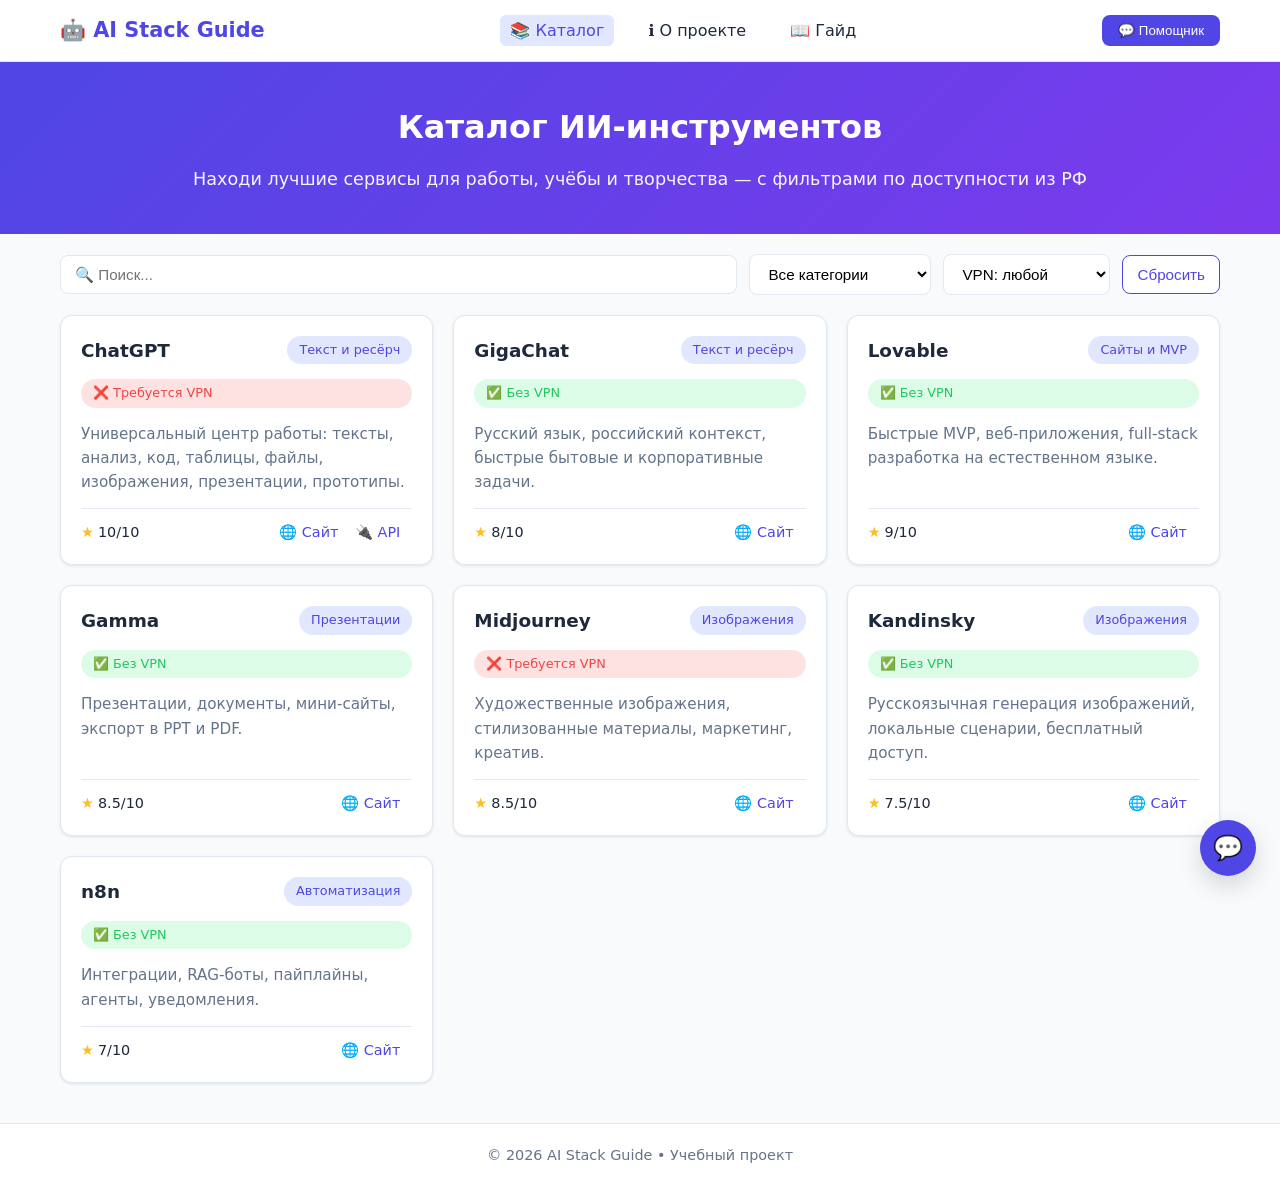
<file: index.html>
<!DOCTYPE html>
<html lang="ru">
<head>
  <meta charset="UTF-8" />
  <meta name="viewport" content="width=device-width, initial-scale=1.0"/>
  <title>🤖 AI Tools Directory</title>
  <link rel="stylesheet" href="css/styles.css">
</head>
<body>
  <!-- Навигация -->
  <nav class="navbar">
    <div class="container nav-content">
      <a href="index.html" class="logo">🤖 AI Stack Guide</a>
      <ul class="nav-links">
        <li><a href="index.html" class="active">📚 Каталог</a></li>
        <li><a href="about.html">ℹ️ О проекте</a></li>
        <li><a href="guide.html">📖 Гайд</a></li>
      </ul>
      <button class="assistant-toggle" id="assistantBtn">💬 Помощник</button>
    </div>
  </nav>

  <!-- Герой-секция -->
  <header class="hero">
    <div class="container">
      <h1>Каталог ИИ-инструментов</h1>
      <p>Находи лучшие сервисы для работы, учёбы и творчества — с фильтрами по доступности из РФ</p>
    </div>
  </header>

  <!-- Фильтры -->
  <main class="container">
    <section class="filters">
      <input type="text" id="searchInput" class="search" placeholder="🔍 Поиск...">
      <select id="categoryFilter">
        <option value="">Все категории</option>
        <option value="Текст и ресёрч">📝 Текст</option>
        <option value="Сайты и MVP">🌐 Сайты</option>
        <option value="Презентации">📊 Презентации</option>
        <option value="Изображения">🎨 Изображения</option>
        <option value="Видео">🎬 Видео</option>
        <option value="Автоматизация">⚙️ Автоматизация</option>
        <option value="Локальный контур">🔐 Локально</option>
      </select>
      <select id="vpnFilter">
        <option value="">VPN: любой</option>
        <option value="no">✅ Без VPN</option>
        <option value="yes">❌ Нужен VPN</option>
        <option value="maybe">⚠️ Нестабильно</option>
      </select>
      <button id="resetBtn" class="btn-outline">Сбросить</button>
    </section>

    <!-- Сетка инструментов -->
    <section id="toolsGrid" class="tools-grid"></section>
  </main>

  <!-- Плавающий помощник -->
  <div id="assistantWidget" class="assistant-widget hidden">
    <div class="assistant-header">
      <span>🤖 AI-помощник</span>
      <button id="assistantClose">&times;</button>
    </div>
    <div id="assistantChat" class="assistant-chat"></div>
    <div class="assistant-input">
      <input type="text" id="assistantMessage" placeholder="Спроси про инструменты...">
      <button id="assistantSend">➤</button>
    </div>
  </div>
  <button id="assistantFloat" class="assistant-float">💬</button>

  <footer class="footer">
    <div class="container">
      <p>© 2026 AI Stack Guide • Учебный проект</p>
    </div>
  </footer>

  <script src="js/app.js"></script>
  <script src="js/assistant.js"></script>
</body>
</html>
</file>
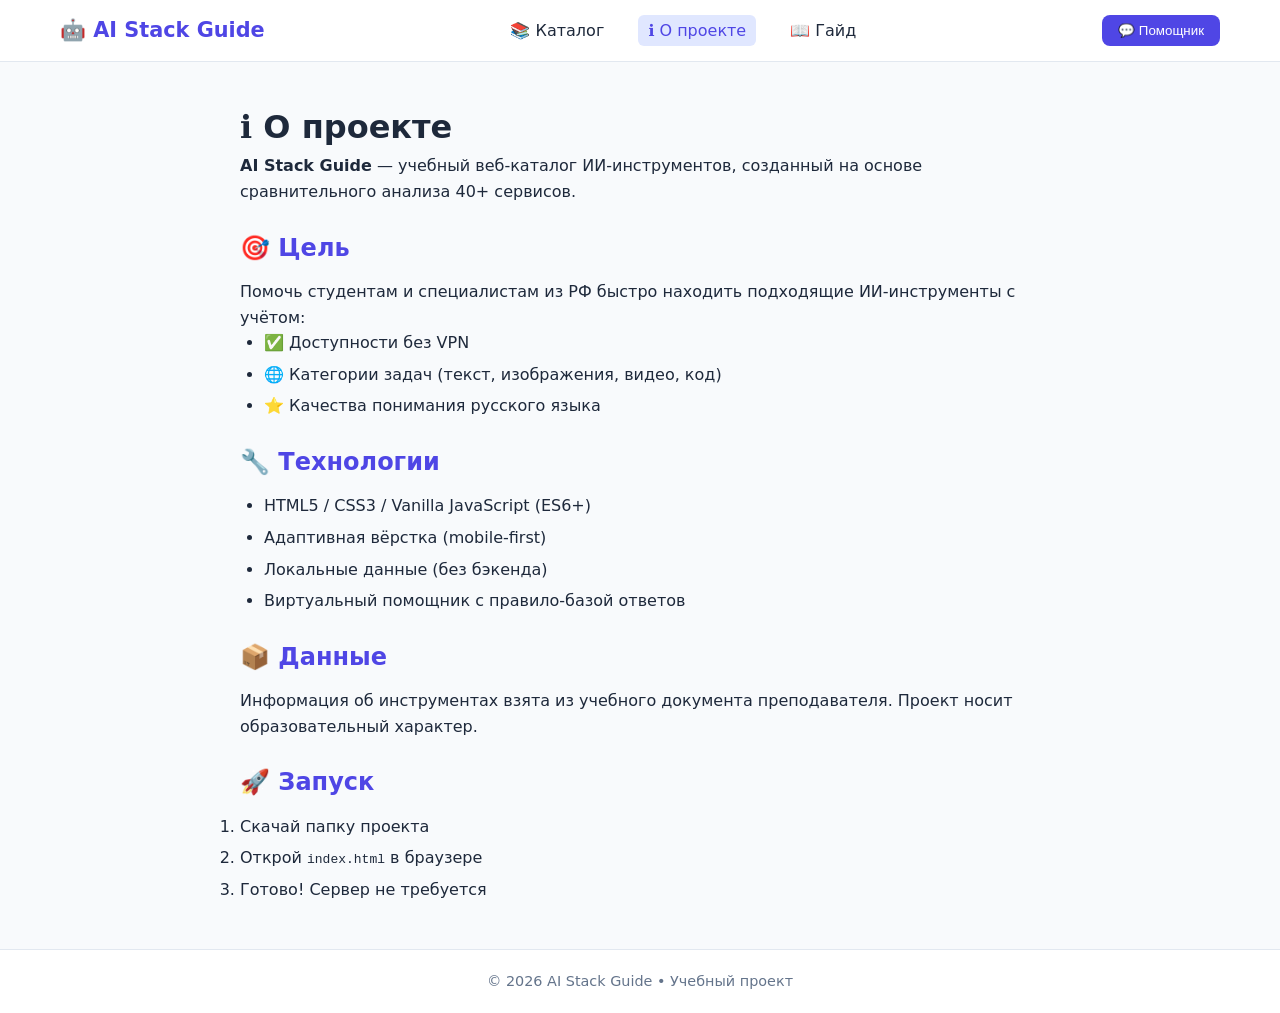
<file: about.html>
<!DOCTYPE html>
<html lang="ru">
<head>
  <meta charset="UTF-8" />
  <meta name="viewport" content="width=device-width, initial-scale=1.0"/>
  <title>О проекте • AI Tools Directory</title>
  <link rel="stylesheet" href="css/styles.css">
  <style>
    .about-content { padding: 40px 0; max-width: 800px; margin: 0 auto; }
    .about-content h2 { margin: 24px 0 12px; color: var(--primary); }
    .about-content ul { margin-left: 24px; margin-bottom: 16px; }
    .about-content li { margin-bottom: 6px; }
  </style>
</head>
<body>
  <nav class="navbar">
    <div class="container nav-content">
      <a href="index.html" class="logo">🤖 AI Stack Guide</a>
      <ul class="nav-links">
        <li><a href="index.html">📚 Каталог</a></li>
        <li><a href="about.html" class="active">ℹ️ О проекте</a></li>
        <li><a href="guide.html">📖 Гайд</a></li>
      </ul>
      <button class="assistant-toggle" id="assistantBtn">💬 Помощник</button>
    </div>
  </nav>

  <main class="container about-content">
    <h1>ℹ️ О проекте</h1>
    <p><strong>AI Stack Guide</strong> — учебный веб-каталог ИИ-инструментов, созданный на основе сравнительного анализа 40+ сервисов.</p>
    
    <h2>🎯 Цель</h2>
    <p>Помочь студентам и специалистам из РФ быстро находить подходящие ИИ-инструменты с учётом:</p>
    <ul>
      <li>✅ Доступности без VPN</li>
      <li>🌐 Категории задач (текст, изображения, видео, код)</li>
      <li>⭐ Качества понимания русского языка</li>
    </ul>

    <h2>🔧 Технологии</h2>
    <ul>
      <li>HTML5 / CSS3 / Vanilla JavaScript (ES6+)</li>
      <li>Адаптивная вёрстка (mobile-first)</li>
      <li>Локальные данные (без бэкенда)</li>
      <li>Виртуальный помощник с правило-базой ответов</li>
    </ul>

    <h2>📦 Данные</h2>
    <p>Информация об инструментах взята из учебного документа преподавателя. Проект носит образовательный характер.</p>

    <h2>🚀 Запуск</h2>
    <ol>
      <li>Скачай папку проекта</li>
      <li>Открой <code>index.html</code> в браузере</li>
      <li>Готово! Сервер не требуется</li>
    </ol>
  </main>

  <footer class="footer">
    <div class="container">
      <p>© 2026 AI Stack Guide • Учебный проект</p>
    </div>
  </footer>

  <script src="js/assistant.js"></script>
</body>
</html>
</file>
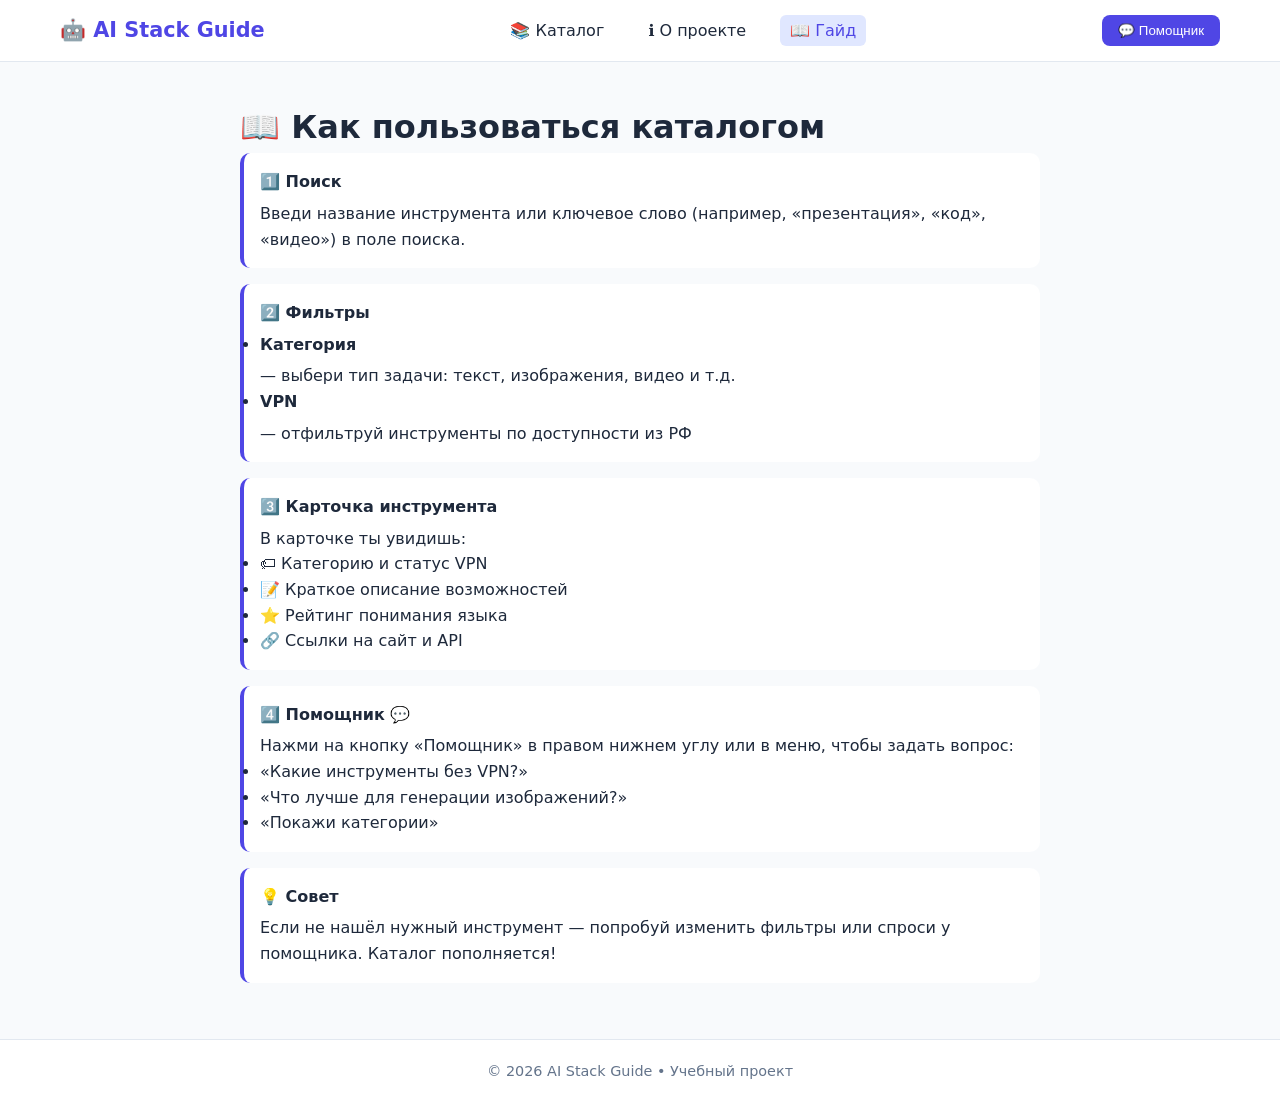
<file: guide.html>
<!DOCTYPE html>
<html lang="ru">
<head>
  <meta charset="UTF-8" />
  <meta name="viewport" content="width=device-width, initial-scale=1.0"/>
  <title>Гайд • AI Tools Directory</title>
  <link rel="stylesheet" href="css/styles.css">
  <style>
    .guide-content { padding: 40px 0; max-width: 800px; margin: 0 auto; }
    .guide-content h2 { margin: 24px 0 12px; color: var(--primary); }
    .guide-content .step {
      background: white;
      padding: 16px;
      border-radius: 10px;
      margin-bottom: 16px;
      border-left: 4px solid var(--primary);
    }
    .guide-content .step strong { display: block; margin-bottom: 6px; }
  </style>
</head>
<body>
  <nav class="navbar">
    <div class="container nav-content">
      <a href="index.html" class="logo">🤖 AI Stack Guide</a>
      <ul class="nav-links">
        <li><a href="index.html">📚 Каталог</a></li>
        <li><a href="about.html">ℹ️ О проекте</a></li>
        <li><a href="guide.html" class="active">📖 Гайд</a></li>
      </ul>
      <button class="assistant-toggle" id="assistantBtn">💬 Помощник</button>
    </div>
  </nav>

  <main class="container guide-content">
    <h1>📖 Как пользоваться каталогом</h1>
    
    <div class="step">
      <strong>1️⃣ Поиск</strong>
      Введи название инструмента или ключевое слово (например, «презентация», «код», «видео») в поле поиска.
    </div>
    
    <div class="step">
      <strong>2️⃣ Фильтры</strong>
      <ul>
        <li><strong>Категория</strong> — выбери тип задачи: текст, изображения, видео и т.д.</li>
        <li><strong>VPN</strong> — отфильтруй инструменты по доступности из РФ</li>
      </ul>
    </div>
    
    <div class="step">
      <strong>3️⃣ Карточка инструмента</strong>
      В карточке ты увидишь:
      <ul>
        <li>🏷 Категорию и статус VPN</li>
        <li>📝 Краткое описание возможностей</li>
        <li>⭐ Рейтинг понимания языка</li>
        <li>🔗 Ссылки на сайт и API</li>
      </ul>
    </div>
    
    <div class="step">
      <strong>4️⃣ Помощник 💬</strong>
      Нажми на кнопку «Помощник» в правом нижнем углу или в меню, чтобы задать вопрос:
      <ul>
        <li>«Какие инструменты без VPN?»</li>
        <li>«Что лучше для генерации изображений?»</li>
        <li>«Покажи категории»</li>
      </ul>
    </div>

    <div class="step">
      <strong>💡 Совет</strong>
      Если не нашёл нужный инструмент — попробуй изменить фильтры или спроси у помощника. Каталог пополняется!
    </div>
  </main>

  <footer class="footer">
    <div class="container">
      <p>© 2026 AI Stack Guide • Учебный проект</p>
    </div>
  </footer>

  <script src="js/assistant.js"></script>
</body>
</html>
</file>
<file: css/styles.css>
:root {
  --primary: #4f46e5;
  --primary-hover: #4338ca;
  --bg: #f8fafc;
  --card-bg: #ffffff;
  --text: #1e293b;
  --text-secondary: #64748b;
  --border: #e2e8f0;
  --success: #22c55e;
  --warning: #f59e0b;
  --danger: #ef4444;
  --vpn-yes: #fee2e2;
  --vpn-no: #dcfce7;
  --vpn-maybe: #fef3c7;
  --shadow: 0 1px 3px rgba(0,0,0,0.1);
  --shadow-lg: 0 10px 25px rgba(0,0,0,0.15);
}

* { box-sizing: border-box; margin: 0; padding: 0; }
body {
  font-family: system-ui, -apple-system, sans-serif;
  background: var(--bg);
  color: var(--text);
  line-height: 1.6;
}

.container { max-width: 1200px; margin: 0 auto; padding: 0 20px; }

/* Навигация */
.navbar {
  background: var(--card-bg);
  border-bottom: 1px solid var(--border);
  position: sticky;
  top: 0;
  z-index: 100;
}
.nav-content {
  display: flex;
  justify-content: space-between;
  align-items: center;
  padding: 14px 20px;
}
.logo {
  font-weight: 700;
  font-size: 1.3rem;
  color: var(--primary);
  text-decoration: none;
}
.nav-links {
  display: flex;
  list-style: none;
  gap: 24px;
}
.nav-links a {
  text-decoration: none;
  color: var(--text);
  font-weight: 500;
  padding: 6px 10px;
  border-radius: 6px;
  transition: background 0.2s;
}
.nav-links a:hover,
.nav-links a.active {
  background: #e0e7ff;
  color: var(--primary);
}
.assistant-toggle {
  background: var(--primary);
  color: white;
  border: none;
  padding: 8px 16px;
  border-radius: 8px;
  cursor: pointer;
  font-weight: 500;
}

/* Герой */
.hero {
  background: linear-gradient(135deg, var(--primary), #7c3aed);
  color: white;
  padding: 40px 20px;
  text-align: center;
}
.hero h1 { font-size: 2rem; margin-bottom: 12px; }
.hero p { opacity: 0.95; font-size: 1.1rem; }

/* Фильтры */
.filters {
  display: flex;
  flex-wrap: wrap;
  gap: 12px;
  padding: 20px 0;
  align-items: center;
}
.search, select, .btn-outline {
  padding: 10px 14px;
  border: 1px solid var(--border);
  border-radius: 8px;
  font-size: 0.95rem;
  background: white;
}
.search { flex: 1; min-width: 200px; }
.btn-outline {
  background: white;
  color: var(--primary);
  border-color: var(--primary);
  cursor: pointer;
}
.btn-outline:hover { background: #f1f5ff; }

/* Сетка карточек */
.tools-grid {
  display: grid;
  grid-template-columns: repeat(auto-fill, minmax(320px, 1fr));
  gap: 20px;
  padding-bottom: 40px;
}
.card {
  background: var(--card-bg);
  border-radius: 12px;
  padding: 20px;
  box-shadow: var(--shadow);
  border: 1px solid var(--border);
  transition: transform 0.2s, box-shadow 0.2s;
  display: flex;
  flex-direction: column;
  gap: 14px;
}
.card:hover {
  transform: translateY(-3px);
  box-shadow: var(--shadow-lg);
}
.card-header {
  display: flex;
  justify-content: space-between;
  align-items: start;
  gap: 10px;
}
.card-title {
  font-weight: 600;
  font-size: 1.15rem;
}
.badge {
  padding: 4px 12px;
  border-radius: 20px;
  font-size: 0.8rem;
  font-weight: 500;
}
.badge.category { background: #e0e7ff; color: var(--primary); }
.badge.vpn-no { background: var(--vpn-no); color: var(--success); }
.badge.vpn-yes { background: var(--vpn-yes); color: var(--danger); }
.badge.vpn-maybe { background: var(--vpn-maybe); color: var(--warning); }

.card-desc {
  color: var(--text-secondary);
  font-size: 0.95rem;
  flex-grow: 1;
}
.card-meta {
  display: flex;
  justify-content: space-between;
  align-items: center;
  padding-top: 12px;
  border-top: 1px solid var(--border);
  font-size: 0.9rem;
}
.rating { display: flex; align-items: center; gap: 4px; font-weight: 500; }
.rating .stars { color: #fbbf24; }
.links a {
  color: var(--primary);
  text-decoration: none;
  font-weight: 500;
  margin-right: 12px;
}
.links a:hover { text-decoration: underline; }

/* Помощник */
.assistant-float {
  position: fixed;
  bottom: 24px;
  right: 24px;
  width: 56px;
  height: 56px;
  border-radius: 50%;
  background: var(--primary);
  color: white;
  border: none;
  font-size: 1.5rem;
  cursor: pointer;
  box-shadow: var(--shadow-lg);
  z-index: 200;
  transition: transform 0.2s;
}
.assistant-float:hover { transform: scale(1.05); }

.assistant-widget {
  position: fixed;
  bottom: 90px;
  right: 24px;
  width: 360px;
  max-height: 500px;
  background: var(--card-bg);
  border-radius: 16px;
  box-shadow: var(--shadow-lg);
  border: 1px solid var(--border);
  display: flex;
  flex-direction: column;
  z-index: 200;
  overflow: hidden;
}
.assistant-widget.hidden { display: none; }
.assistant-header {
  padding: 14px 18px;
  background: var(--primary);
  color: white;
  display: flex;
  justify-content: space-between;
  align-items: center;
  font-weight: 600;
}
.assistant-header button {
  background: none;
  border: none;
  color: white;
  font-size: 1.4rem;
  cursor: pointer;
}
.assistant-chat {
  flex: 1;
  padding: 16px;
  overflow-y: auto;
  display: flex;
  flex-direction: column;
  gap: 12px;
  max-height: 320px;
}
.assistant-chat .message {
  padding: 10px 14px;
  border-radius: 12px;
  max-width: 85%;
  font-size: 0.95rem;
}
.assistant-chat .bot {
  background: #f1f5ff;
  align-self: flex-start;
  border-bottom-left-radius: 4px;
}
.assistant-chat .user {
  background: var(--primary);
  color: white;
  align-self: flex-end;
  border-bottom-right-radius: 4px;
}
.assistant-input {
  display: flex;
  padding: 12px;
  border-top: 1px solid var(--border);
  gap: 8px;
}
.assistant-input input {
  flex: 1;
  padding: 10px 14px;
  border: 1px solid var(--border);
  border-radius: 8px;
}
.assistant-input button {
  background: var(--primary);
  color: white;
  border: none;
  padding: 10px 16px;
  border-radius: 8px;
  cursor: pointer;
}

/* Футер */
.footer {
  background: var(--card-bg);
  border-top: 1px solid var(--border);
  padding: 20px 0;
  text-align: center;
  color: var(--text-secondary);
  font-size: 0.9rem;
}

/* Адаптив */
@media (max-width: 768px) {
  .nav-content { flex-wrap: wrap; gap: 12px; }
  .nav-links { gap: 12px; font-size: 0.9rem; }
  .filters { flex-direction: column; align-items: stretch; }
  .assistant-widget { width: calc(100vw - 48px); right: 12px; bottom: 80px; }
}
</file>
